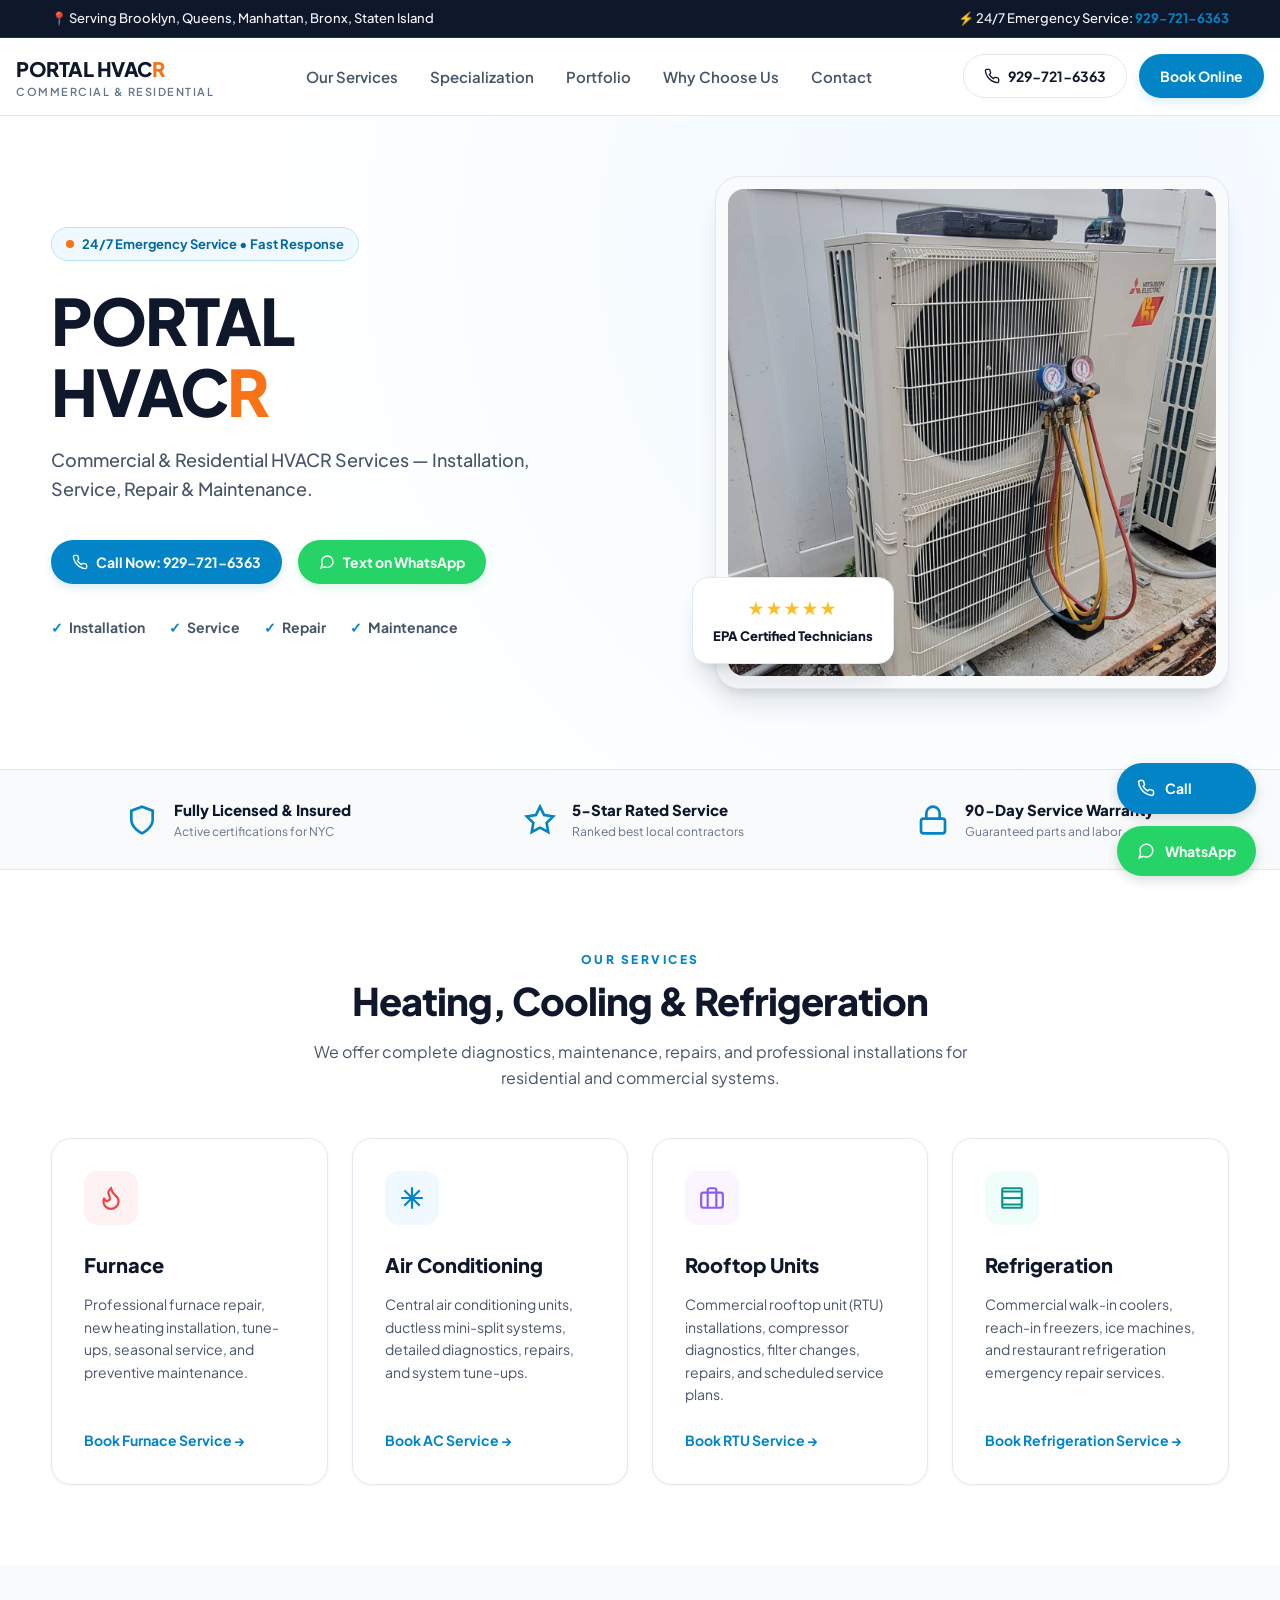
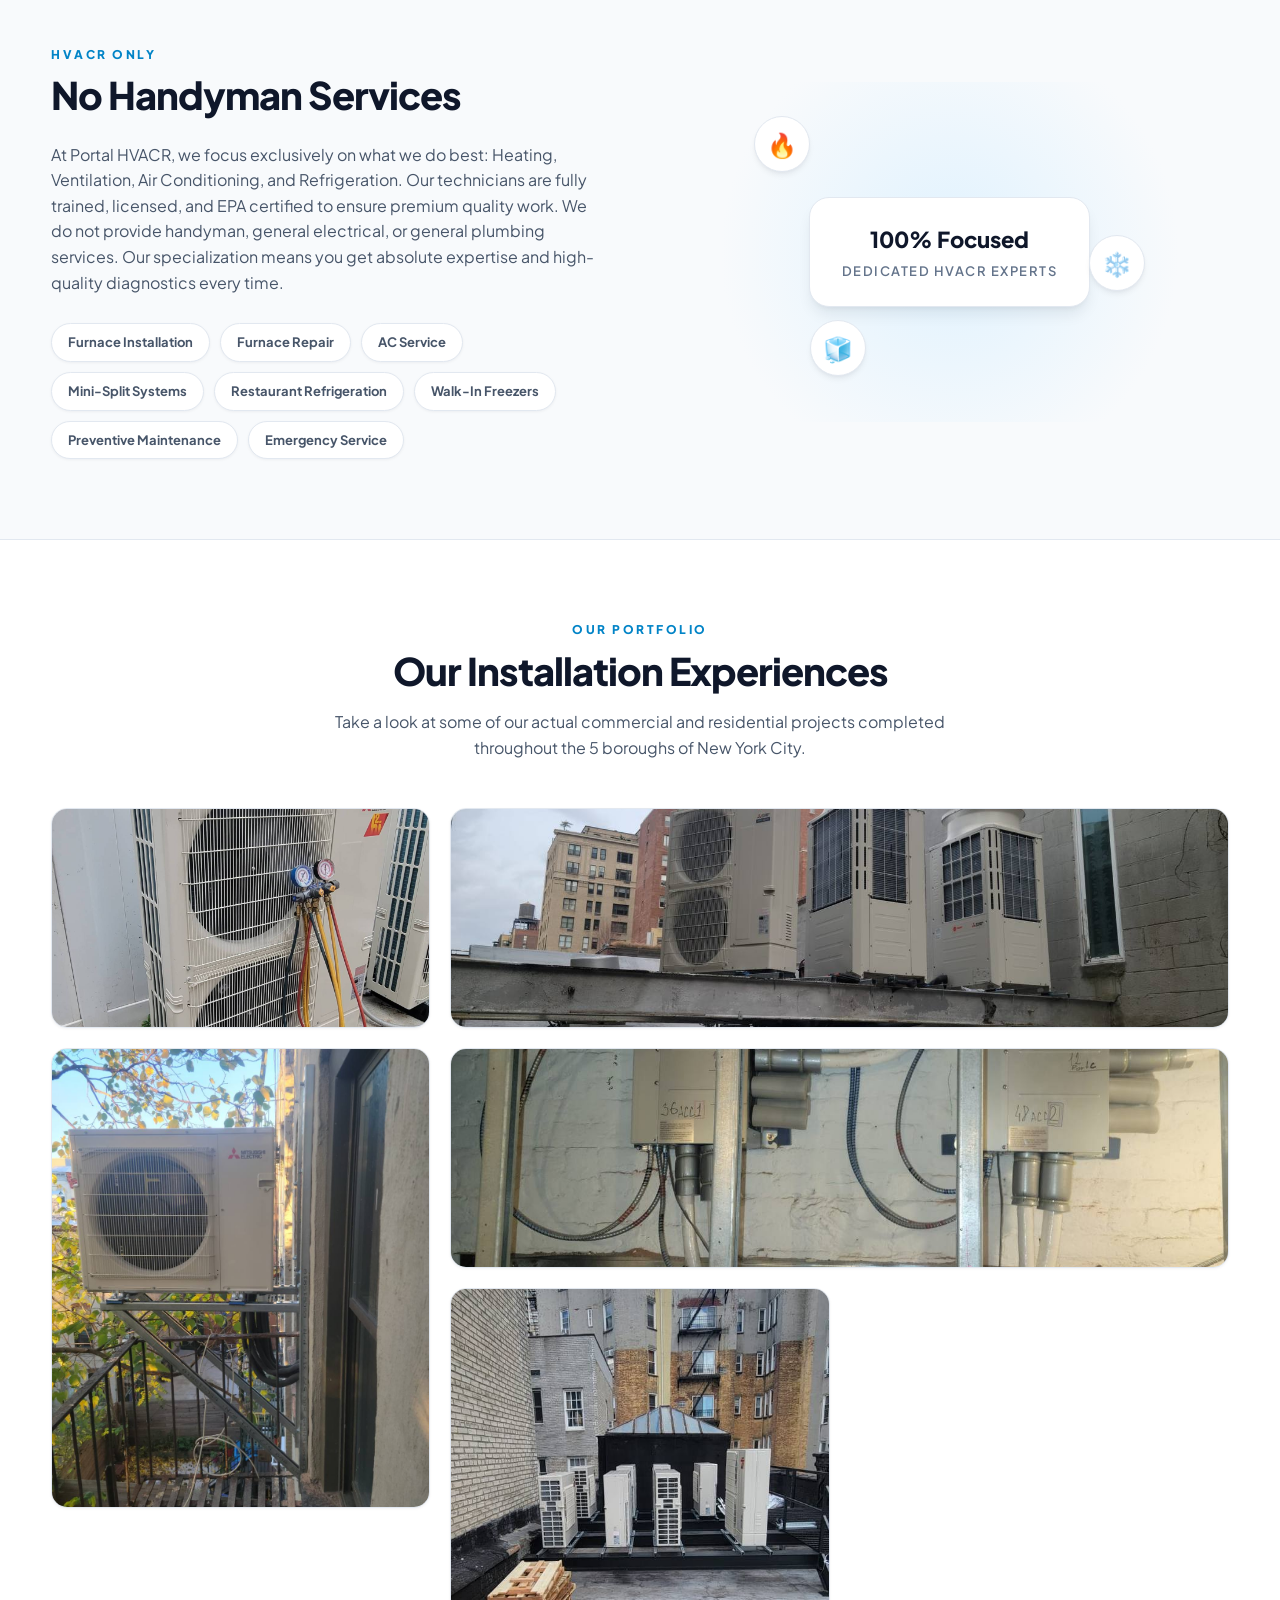
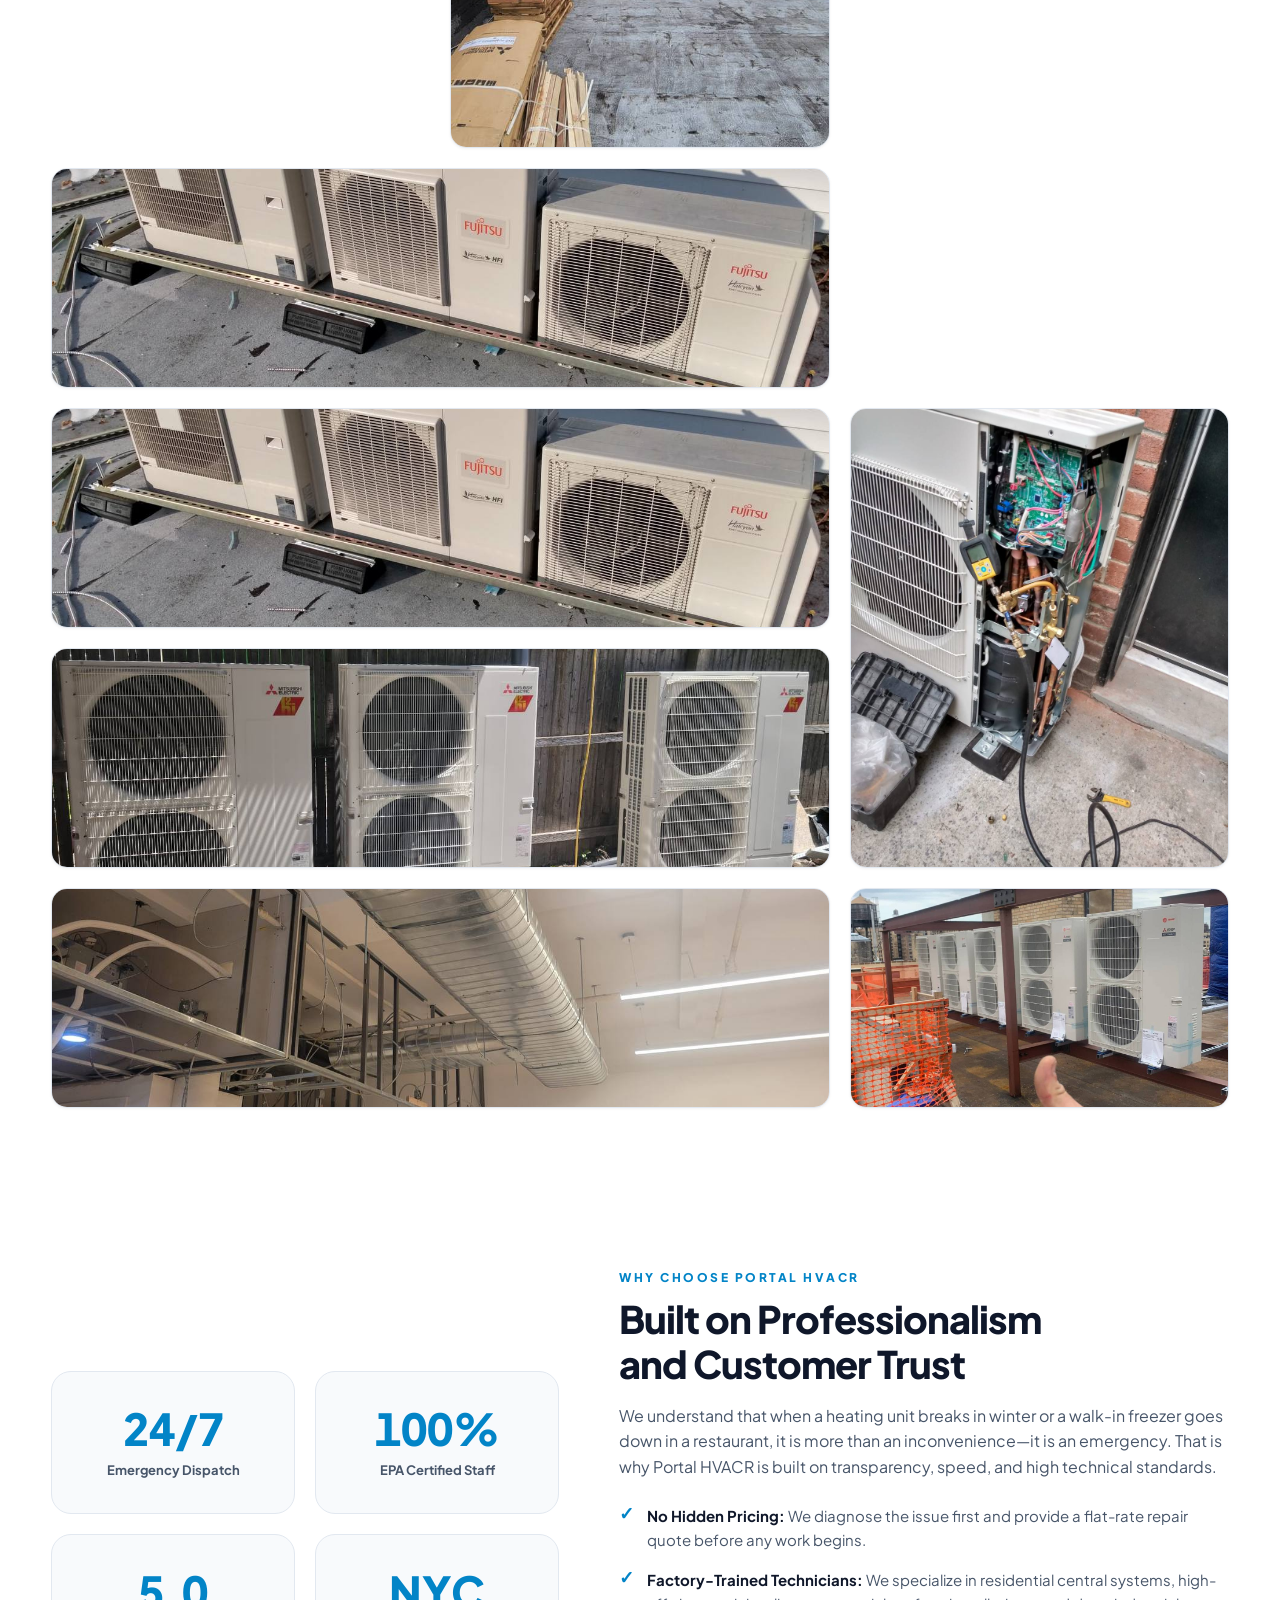
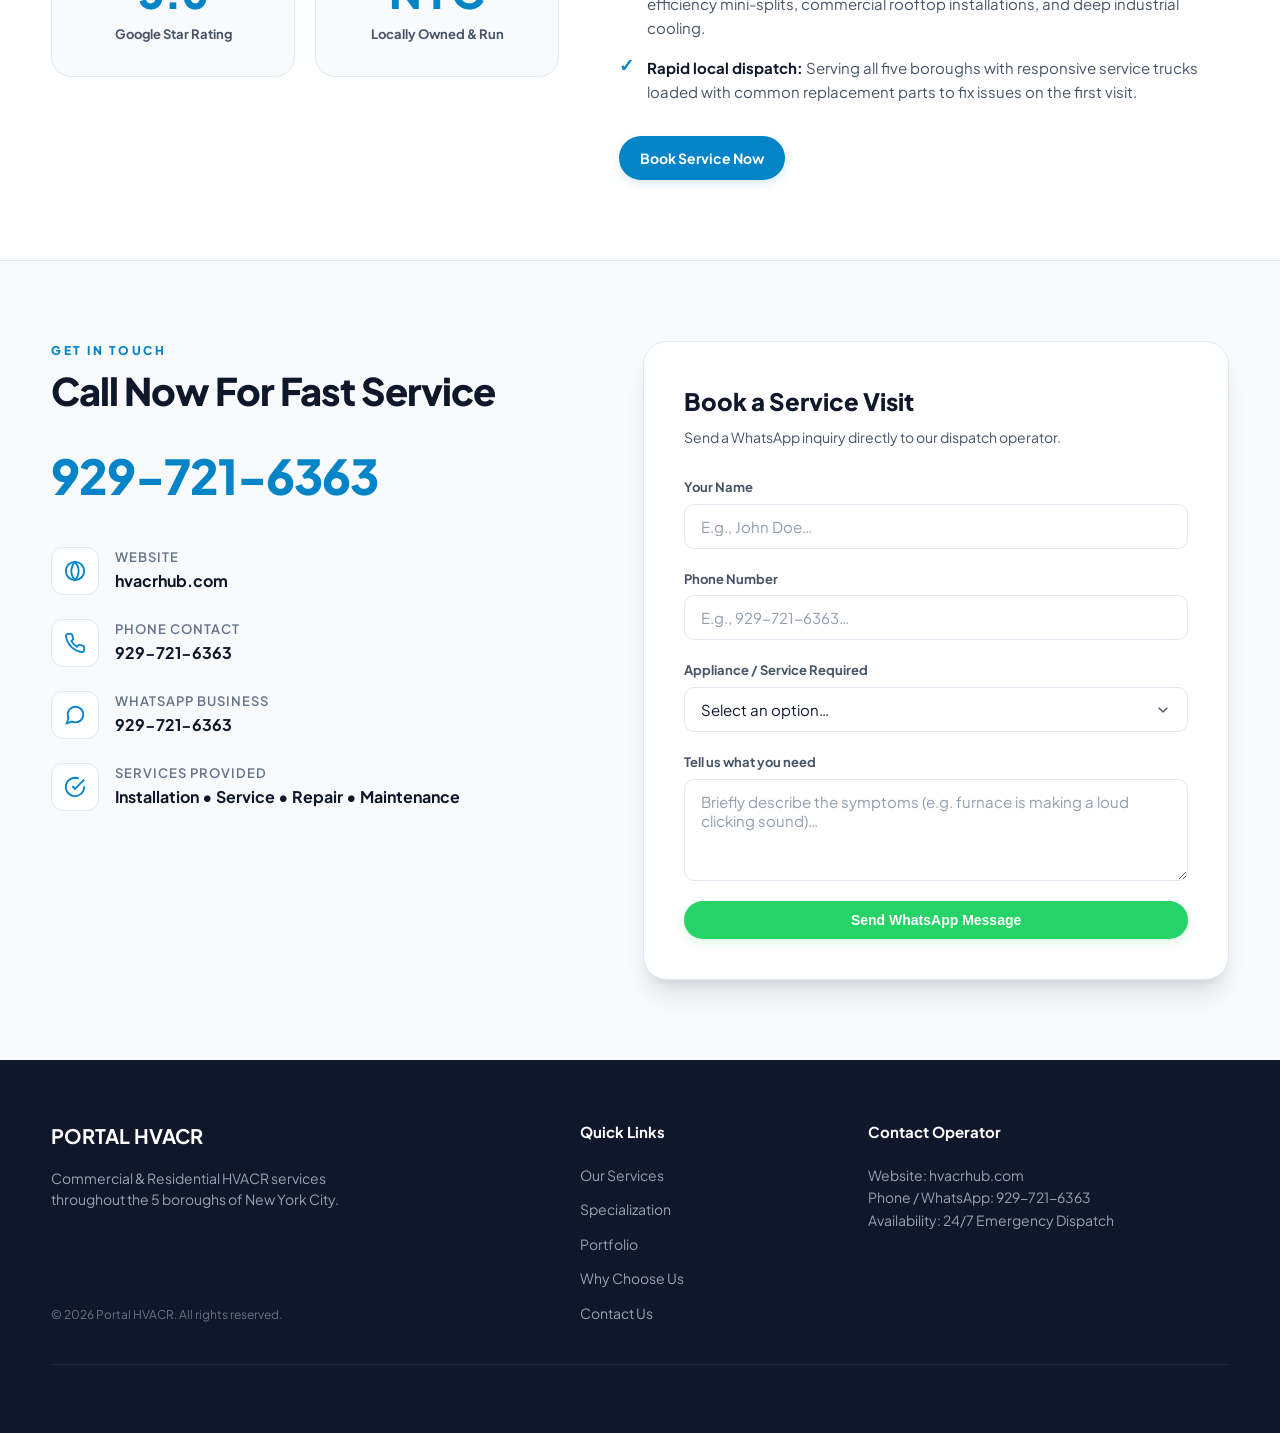
<file: index.html>
<!DOCTYPE html>
<html lang="en">
<head>
  <meta charset="UTF-8" />
  <meta name="viewport" content="width=device-width, initial-scale=1.0" />
  <title>PORTAL HVACR | Commercial & Residential Heating, Cooling & Refrigeration Services in NYC</title>
  <meta name="description" content="Portal HVACR offers expert commercial and residential HVACR services in NYC. Furnace, AC, refrigeration, rooftop units, walk-in coolers. Fast 24/7 emergency repair, installation, and maintenance." />
  
  <!-- Preload fonts to avoid layout shift -->
  <link rel="preconnect" href="https://fonts.googleapis.com" />
  <link rel="preconnect" href="https://fonts.gstatic.com" crossorigin />
  <link href="https://fonts.googleapis.com/css2?family=Plus+Jakarta+Sans:wght@300;400;500;600;700;800&display=swap" rel="stylesheet" />
  
  <link rel="stylesheet" href="style.css" />
</head>
<body>

  <!-- Skip to main content link for keyboard accessibility -->
  <a href="#main-content" class="skip-link" id="skip-to-main">Skip to main content</a>

  <!-- Announcement Bar -->
  <div class="announcement-bar" id="announcement-bar">
    <div class="wrap announcement-wrap">
      <span>📍 Serving Brooklyn, Queens, Manhattan, Bronx, Staten Island</span>
      <span class="emergency-badge">⚡ 24/7 Emergency Service: <a href="tel:+19297216363">929-721-6363</a></span>
    </div>
  </div>

  <!-- Header -->
  <header class="header" id="main-header">
    <div class="wrap header-nav">
      <a href="#" class="brand" id="brand-logo" aria-label="Portal HVACR Home">
        <div class="brand-text">
          <span class="brand-name">PORTAL HVAC<span>R</span></span>
          <span class="brand-subtitle">Commercial & Residential</span>
        </div>
      </a>

      <!-- Navigation Menu -->
      <nav class="nav-menu" id="nav-menu" aria-label="Main Navigation">
        <ul class="nav-list">
          <li><a href="#services" class="nav-link" id="nav-services-link">Our Services</a></li>
          <li><a href="#specialization" class="nav-link" id="nav-specialization-link">Specialization</a></li>
          <li><a href="#portfolio" class="nav-link" id="nav-portfolio-link">Portfolio</a></li>
          <li><a href="#about" class="nav-link" id="nav-about-link">Why Choose Us</a></li>
          <li><a href="#contact" class="nav-link" id="nav-contact-link">Contact</a></li>
        </ul>
      </nav>

      <!-- Action Buttons -->
      <div class="header-actions">
        <a href="tel:+19297216363" class="btn outline phone-btn" id="header-phone-btn" aria-label="Call Portal HVACR at 929-721-6363">
          <svg class="btn-icon" viewBox="0 0 24 24" fill="none" stroke="currentColor" stroke-width="2" aria-hidden="true">
            <path d="M22 16.92v3a2 2 0 0 1-2.18 2 19.79 19.79 0 0 1-8.63-3.07 19.5 19.5 0 0 1-6-6 19.79 19.79 0 0 1-3.07-8.67A2 2 0 0 1 4.11 2h3a2 2 0 0 1 2 1.72 12.84 12.84 0 0 0 .7 2.81 2 2 0 0 1-.45 2.11L8.09 9.91a16 16 0 0 0 6 6l1.27-1.27a2 2 0 0 1 2.11-.45 12.84 12.84 0 0 0 2.81.7A2 2 0 0 1 22 16.92z" />
          </svg>
          <span>929-721-6363</span>
        </a>
        <a href="#contact" class="btn primary book-btn" id="header-book-btn">Book Online</a>
        
        <!-- Mobile Menu Toggle -->
        <button class="mobile-toggle" id="mobile-menu-toggle" aria-expanded="false" aria-controls="nav-menu" aria-label="Toggle Mobile Navigation">
          <svg class="menu-open-icon" viewBox="0 0 24 24" fill="none" stroke="currentColor" stroke-width="2" aria-hidden="true">
            <line x1="4" y1="12" x2="20" y2="12" />
            <line x1="4" y1="6" x2="20" y2="6" />
            <line x1="4" y1="18" x2="20" y2="18" />
          </svg>
        </button>
      </div>
    </div>
  </header>

  <main id="main-content">
    
    <!-- Hero Section -->
    <section class="hero" id="hero-section">
      <div class="wrap hero-container">
        <div class="hero-content">
          <div class="badge" id="hero-badge">
            <span class="badge-dot" aria-hidden="true"></span>
            <span>24/7 Emergency Service • Fast Response</span>
          </div>
          <h1 class="hero-title" id="hero-title">
            PORTAL <br>HVAC<span class="accent-text">R</span>
          </h1>
          <p class="hero-lead" id="hero-lead">
            Commercial & Residential HVACR Services — Installation, Service, Repair & Maintenance.
          </p>
          
          <div class="hero-ctas">
            <a href="tel:+19297216363" class="btn primary" id="hero-call-cta">
              <svg class="cta-icon" viewBox="0 0 24 24" fill="none" stroke="currentColor" stroke-width="2" aria-hidden="true">
                <path d="M22 16.92v3a2 2 0 0 1-2.18 2 19.79 19.79 0 0 1-8.63-3.07 19.5 19.5 0 0 1-6-6 19.79 19.79 0 0 1-3.07-8.67A2 2 0 0 1 4.11 2h3a2 2 0 0 1 2 1.72 12.84 12.84 0 0 0 .7 2.81 2 2 0 0 1-.45 2.11L8.09 9.91a16 16 0 0 0 6 6l1.27-1.27a2 2 0 0 1 2.11-.45 12.84 12.84 0 0 0 2.81.7A2 2 0 0 1 22 16.92z" />
              </svg>
              <span>Call Now: 929-721-6363</span>
            </a>
            <a href="https://wa.me/19297216363?text=Hello%20PORTAL%20HVACR%2C%20I%20need%20HVACR%20service" target="_blank" rel="noopener" class="btn success" id="hero-whatsapp-cta">
              <svg class="cta-icon" viewBox="0 0 24 24" fill="none" stroke="currentColor" stroke-width="2" aria-hidden="true">
                <path d="M21 11.5a8.38 8.38 0 0 1-.9 3.8 8.5 8.5 0 0 1-7.6 4.7 8.38 8.38 0 0 1-3.8-.9L3 21l1.9-5.7a8.38 8.38 0 0 1-.9-3.8 8.5 8.5 0 0 1 4.7-7.6 8.38 8.38 0 0 1 3.8-.9h.5a8.48 8.48 0 0 1 8 8v.5z" />
              </svg>
              <span>Text on WhatsApp</span>
            </a>
          </div>

          <!-- Highlight items in Hero -->
          <div class="hero-highlights" id="hero-highlights-list">
            <div class="highlight-item"><span class="highlight-check" aria-hidden="true">✓</span> Installation</div>
            <div class="highlight-item"><span class="highlight-check" aria-hidden="true">✓</span> Service</div>
            <div class="highlight-item"><span class="highlight-check" aria-hidden="true">✓</span> Repair</div>
            <div class="highlight-item"><span class="highlight-check" aria-hidden="true">✓</span> Maintenance</div>
          </div>
        </div>

        <div class="hero-visual">
          <div class="image-wrapper" id="hero-image-wrapper">
            <img src="assets/photo_2026-06-16 22.15.46.jpeg" width="800" height="800" alt="Portal HVACR residential installation project showing a clean, professional condenser setup" class="hero-img" fetchpriority="high" />
            <div class="trust-floating-card" id="floating-badge-card">
              <div class="floating-stars">★★★★★</div>
              <div class="floating-text">EPA Certified Technicians</div>
            </div>
          </div>
        </div>
      </div>
    </section>

    <!-- Trust Seals Bar -->
    <section class="trust-bar" id="trust-bar-section">
      <div class="wrap trust-bar-wrap">
        <div class="trust-seal-item">
          <svg class="seal-icon" viewBox="0 0 24 24" fill="none" stroke="currentColor" stroke-width="2" aria-hidden="true">
            <path d="M12 22s8-4 8-10V5l-8-3-8 3v7c0 6 8 10 8 10z" />
          </svg>
          <div class="seal-text">
            <strong>Fully Licensed &amp; Insured</strong>
            <span>Active certifications for NYC</span>
          </div>
        </div>
        <div class="trust-seal-item">
          <svg class="seal-icon" viewBox="0 0 24 24" fill="none" stroke="currentColor" stroke-width="2" aria-hidden="true">
            <polygon points="12 2 15.09 8.26 22 9.27 17 14.14 18.18 21.02 12 17.77 5.82 21.02 7 14.14 2 9.27 8.91 8.26 12 2" />
          </svg>
          <div class="seal-text">
            <strong>5-Star Rated Service</strong>
            <span>Ranked best local contractors</span>
          </div>
        </div>
        <div class="trust-seal-item">
          <svg class="seal-icon" viewBox="0 0 24 24" fill="none" stroke="currentColor" stroke-width="2" aria-hidden="true">
            <rect x="3" y="11" width="18" height="11" rx="2" ry="2" />
            <path d="M7 11V7a5 5 0 0 1 10 0v4" />
          </svg>
          <div class="seal-text">
            <strong>90-Day Service Warranty</strong>
            <span>Guaranteed parts and labor</span>
          </div>
        </div>
      </div>
    </section>

    <!-- Services Section -->
    <section class="services-section" id="services">
      <div class="wrap">
        <div class="section-title-wrapper" id="services-header">
          <span class="section-subtitle">OUR SERVICES</span>
          <h2 class="section-title">Heating, Cooling &amp; Refrigeration</h2>
          <p class="section-desc">We offer complete diagnostics, maintenance, repairs, and professional installations for residential and commercial systems.</p>
        </div>

        <div class="services-grid" id="services-cards-grid">
          
          <!-- Card 1: Furnace -->
          <article class="service-card" id="service-card-furnace">
            <div class="service-icon-box card-red">
              <svg class="service-icon" viewBox="0 0 24 24" fill="none" stroke="currentColor" stroke-width="2" aria-hidden="true">
                <path d="M8.5 14.5A2.5 2.5 0 0 0 11 12c0-1.38-.5-2-1-3-1.072-2.143-.224-4.054 2-6 .5 2.5 2 4.9 4 6.5 2 1.6 3 3.5 3 5.5a7 7 0 1 1-14 0c0-1.153.433-2.294 1-3a2.5 2.5 0 0 0 2.5 3z" />
              </svg>
            </div>
            <h3 class="service-card-title">Furnace</h3>
            <p class="service-card-text">Professional furnace repair, new heating installation, tune-ups, seasonal service, and preventive maintenance.</p>
            <a href="#contact" class="service-card-link" id="link-service-furnace" aria-label="Book Furnace Service">Book Furnace Service &rarr;</a>
          </article>

          <!-- Card 2: AC -->
          <article class="service-card" id="service-card-ac">
            <div class="service-icon-box card-blue">
              <svg class="service-icon" viewBox="0 0 24 24" fill="none" stroke="currentColor" stroke-width="2" aria-hidden="true">
                <path d="M12 2v20M4.93 4.93l14.14 14.14M2 12h20M4.93 19.07l14.14-14.14" />
              </svg>
            </div>
            <h3 class="service-card-title">Air Conditioning</h3>
            <p class="service-card-text">Central air conditioning units, ductless mini-split systems, detailed diagnostics, repairs, and system tune-ups.</p>
            <a href="#contact" class="service-card-link" id="link-service-ac" aria-label="Book Air Conditioning Service">Book AC Service &rarr;</a>
          </article>

          <!-- Card 3: Rooftop Units -->
          <article class="service-card" id="service-card-rtu">
            <div class="service-icon-box card-purple">
              <svg class="service-icon" viewBox="0 0 24 24" fill="none" stroke="currentColor" stroke-width="2" aria-hidden="true">
                <rect x="2" y="7" width="20" height="14" rx="2" ry="2" />
                <path d="M16 21V5a2 2 0 0 0-2-2h-4a2 2 0 0 0-2 2v16" />
              </svg>
            </div>
            <h3 class="service-card-title">Rooftop Units</h3>
            <p class="service-card-text">Commercial rooftop unit (RTU) installations, compressor diagnostics, filter changes, repairs, and scheduled service plans.</p>
            <a href="#contact" class="service-card-link" id="link-service-rtu" aria-label="Book Rooftop Unit Service">Book RTU Service &rarr;</a>
          </article>

          <!-- Card 4: Refrigeration -->
          <article class="service-card" id="service-card-refrigeration">
            <div class="service-icon-box card-teal">
              <svg class="service-icon" viewBox="0 0 24 24" fill="none" stroke="currentColor" stroke-width="2" aria-hidden="true">
                <path d="M3 6h18M3 12h18M3 18h18M4 3h16a1 1 0 0 1 1 1v16a1 1 0 0 1-1 1H4a1 1 0 0 1-1-1V4a1 1 0 0 1 1-1z" />
              </svg>
            </div>
            <h3 class="service-card-title">Refrigeration</h3>
            <p class="service-card-text">Commercial walk-in coolers, reach-in freezers, ice machines, and restaurant refrigeration emergency repair services.</p>
            <a href="#contact" class="service-card-link" id="link-service-refrigeration" aria-label="Book Commercial Refrigeration Service">Book Refrigeration Service &rarr;</a>
          </article>

        </div>
      </div>
    </section>

    <!-- HVACR Only / Specialization Section -->
    <section class="specialization-section" id="specialization">
      <div class="wrap specialization-container">
        <div class="specialization-content">
          <div class="section-title-wrapper" style="text-align: left; margin-bottom: 24px;">
            <span class="section-subtitle">HVACR ONLY</span>
            <h2 class="section-title">No Handyman Services</h2>
          </div>
          <p class="specialization-paragraph" id="specialization-info-text">
            At Portal HVACR, we focus exclusively on what we do best: Heating, Ventilation, Air Conditioning, and Refrigeration. Our technicians are fully trained, licensed, and EPA certified to ensure premium quality work. We do not provide handyman, general electrical, or general plumbing services. Our specialization means you get absolute expertise and high-quality diagnostics every time.
          </p>
          <div class="badge-list" id="specialization-pills-list">
            <span class="pill-badge">Furnace Installation</span>
            <span class="pill-badge">Furnace Repair</span>
            <span class="pill-badge">AC Service</span>
            <span class="pill-badge">Mini-Split Systems</span>
            <span class="pill-badge">Restaurant Refrigeration</span>
            <span class="pill-badge">Walk-In Freezers</span>
            <span class="pill-badge">Preventive Maintenance</span>
            <span class="pill-badge">Emergency Service</span>
          </div>
        </div>
        <div class="specialization-graphic" aria-hidden="true">
          <div class="icon-bubble" style="top: 10%; left: 15%;">🔥</div>
          <div class="icon-bubble" style="top: 45%; left: 75%;">❄️</div>
          <div class="icon-bubble" style="top: 70%; left: 25%;">🧊</div>
          <div class="specialization-center-card">
            <strong>100% Focused</strong>
            <span>Dedicated HVACR Experts</span>
          </div>
        </div>
      </div>
    </section>

    <!-- Portfolio Section -->
    <section class="portfolio-section" id="portfolio">
      <div class="wrap">
        <div class="section-title-wrapper" id="portfolio-header">
          <span class="section-subtitle">OUR PORTFOLIO</span>
          <h2 class="section-title">Our Installation Experiences</h2>
          <p class="section-desc">Take a look at some of our actual commercial and residential projects completed throughout the 5 boroughs of New York City.</p>
        </div>

        <div class="portfolio-grid" id="portfolio-bento-grid">
          
          <!-- Item 1: Square -->
          <div class="portfolio-item grid-square" id="portfolio-item-1">
            <img src="assets/photo_2026-06-16 22.15.46.jpeg" alt="Dual-Zone Condenser Setup" loading="lazy" />
            <div class="portfolio-overlay">
              <span class="portfolio-category">Cooling</span>
              <h4 class="portfolio-item-title">Dual-Zone Condenser Setup</h4>
            </div>
          </div>

          <!-- Item 2: Landscape -->
          <div class="portfolio-item grid-landscape" id="portfolio-item-2">
            <img src="assets/photo_2026-06-16 22.15.50.jpeg" alt="Commercial Ductwork Installation" loading="lazy" />
            <div class="portfolio-overlay">
              <span class="portfolio-category">Heating &amp; Air</span>
              <h4 class="portfolio-item-title">Commercial Ductwork Installation</h4>
            </div>
          </div>

          <!-- Item 3: Portrait -->
          <div class="portfolio-item grid-portrait" id="portfolio-item-3">
            <img src="assets/photo_2026-06-16 22.16.04.jpeg" alt="Ductless Mini-Split Alignment" loading="lazy" />
            <div class="portfolio-overlay">
              <span class="portfolio-category">Mini-Split</span>
              <h4 class="portfolio-item-title">Ductless Mini-Split Alignment</h4>
            </div>
          </div>

          <!-- Item 4: Landscape -->
          <div class="portfolio-item grid-landscape" id="portfolio-item-4">
            <img src="assets/photo_2026-06-16 22.16.07.jpeg" alt="High-Efficiency Gas Furnace" loading="lazy" />
            <div class="portfolio-overlay">
              <span class="portfolio-category">Heating</span>
              <h4 class="portfolio-item-title">High-Efficiency Gas Furnace</h4>
            </div>
          </div>

          <!-- Item 5: Tall -->
          <div class="portfolio-item grid-tall" id="portfolio-item-5">
            <img src="assets/photo_2026-06-16 22.16.09.jpeg" alt="Vertical Rooftop Vent Piping" loading="lazy" />
            <div class="portfolio-overlay">
              <span class="portfolio-category">Venting</span>
              <h4 class="portfolio-item-title">Vertical Rooftop Vent Piping</h4>
            </div>
          </div>

          <!-- Item 6: Landscape -->
          <div class="portfolio-item grid-landscape" id="portfolio-item-6">
            <img src="assets/photo_2026-06-16 22.16.11.jpeg" alt="Walk-In Cooler Evaporator" loading="lazy" />
            <div class="portfolio-overlay">
              <span class="portfolio-category">Refrigeration</span>
              <h4 class="portfolio-item-title">Walk-In Cooler Evaporator</h4>
            </div>
          </div>

          <!-- Item 7: Landscape -->
          <div class="portfolio-item grid-landscape" id="portfolio-item-7">
            <img src="assets/photo_2026-06-16 22.16.12.jpeg" alt="Condenser Line Insulation" loading="lazy" />
            <div class="portfolio-overlay">
              <span class="portfolio-category">Maintenance</span>
              <h4 class="portfolio-item-title">Condenser Line Insulation</h4>
            </div>
          </div>

          <!-- Item 8: Portrait -->
          <div class="portfolio-item grid-portrait" id="portfolio-item-8">
            <img src="assets/photo_2026-06-16 22.16.15.jpeg" alt="Basement Furnace Piping" loading="lazy" />
            <div class="portfolio-overlay">
              <span class="portfolio-category">Heating</span>
              <h4 class="portfolio-item-title">Basement Furnace Piping</h4>
            </div>
          </div>

          <!-- Item 9: Landscape -->
          <div class="portfolio-item grid-landscape" id="portfolio-item-9">
            <img src="assets/photo_2026-06-16 22.16.17.jpeg" alt="Multi-Zone Heat Pump Installation" loading="lazy" />
            <div class="portfolio-overlay">
              <span class="portfolio-category">Heat Pump</span>
              <h4 class="portfolio-item-title">Multi-Zone Heat Pump Installation</h4>
            </div>
          </div>

          <!-- Item 10: Wide -->
          <div class="portfolio-item grid-wide" id="portfolio-item-10">
            <img src="assets/photo_2026-06-16 22.16.19.jpeg" alt="Commercial Rooftop Unit (RTU)" loading="lazy" />
            <div class="portfolio-overlay">
              <span class="portfolio-category">Commercial HVAC</span>
              <h4 class="portfolio-item-title">Commercial Rooftop Unit (RTU)</h4>
            </div>
          </div>

          <!-- Item 11: Square -->
          <div class="portfolio-item grid-square" id="portfolio-item-11">
            <img src="assets/photo_2026-06-16 22.16.31.jpeg" alt="Restaurant Ice Machine Service" loading="lazy" />
            <div class="portfolio-overlay">
              <span class="portfolio-category">Refrigeration</span>
              <h4 class="portfolio-item-title">Restaurant Ice Machine Service</h4>
            </div>
          </div>

        </div>
      </div>
    </section>

    <!-- About Section -->
    <section class="about-section" id="about">
      <div class="wrap about-container">
        <div class="about-visual" aria-hidden="true">
          <div class="stats-grid">
            <div class="stat-card">
              <div class="stat-num">24/7</div>
              <div class="stat-label">Emergency Dispatch</div>
            </div>
            <div class="stat-card">
              <div class="stat-num">100%</div>
              <div class="stat-label">EPA Certified Staff</div>
            </div>
            <div class="stat-card">
              <div class="stat-num">5.0</div>
              <div class="stat-label">Google Star Rating</div>
            </div>
            <div class="stat-card">
              <div class="stat-num">NYC</div>
              <div class="stat-label">Locally Owned &amp; Run</div>
            </div>
          </div>
        </div>

        <div class="about-content">
          <span class="section-subtitle">WHY CHOOSE PORTAL HVACR</span>
          <h2 class="section-title">Built on Professionalism and Customer Trust</h2>
          <p class="about-text">
            We understand that when a heating unit breaks in winter or a walk-in freezer goes down in a restaurant, it is more than an inconvenience—it is an emergency. That is why Portal HVACR is built on transparency, speed, and high technical standards. 
          </p>
          <ul class="about-list">
            <li>
              <strong>No Hidden Pricing:</strong> We diagnose the issue first and provide a flat-rate repair quote before any work begins.
            </li>
            <li>
              <strong>Factory-Trained Technicians:</strong> We specialize in residential central systems, high-efficiency mini-splits, commercial rooftop installations, and deep industrial cooling.
            </li>
            <li>
              <strong>Rapid local dispatch:</strong> Serving all five boroughs with responsive service trucks loaded with common replacement parts to fix issues on the first visit.
            </li>
          </ul>
          <a href="#contact" class="btn primary" id="about-section-cta">Book Service Now</a>
        </div>
      </div>
    </section>

    <!-- Contact & Booking Section -->
    <section class="contact-section" id="contact">
      <div class="wrap contact-container">
        <div class="contact-info-panel">
          <span class="section-subtitle">GET IN TOUCH</span>
          <h2 class="section-title" style="text-align: left; margin-bottom: 24px;">Call Now For Fast Service</h2>
          <div class="phone-display" id="contact-phone-display">929-721-6363</div>
          
          <ul class="contact-info-list" id="contact-details-list">
            <li>
              <div class="contact-icon-wrapper">
                <svg viewBox="0 0 24 24" fill="none" stroke="currentColor" stroke-width="2" aria-hidden="true"><circle cx="12" cy="12" r="10" /><path d="M12 2a15.3 15.3 0 0 1 4 10 15.3 15.3 0 0 1-4 10 15.3 15.3 0 0 1-4-10 15.3 15.3 0 0 1 4-10z" /></svg>
              </div>
              <div class="contact-detail-text">
                <strong>Website</strong>
                <span>hvacrhub.com</span>
              </div>
            </li>
            <li>
              <div class="contact-icon-wrapper">
                <svg viewBox="0 0 24 24" fill="none" stroke="currentColor" stroke-width="2" aria-hidden="true"><path d="M22 16.92v3a2 2 0 0 1-2.18 2 19.79 19.79 0 0 1-8.63-3.07 19.5 19.5 0 0 1-6-6 19.79 19.79 0 0 1-3.07-8.67A2 2 0 0 1 4.11 2h3a2 2 0 0 1 2 1.72 12.84 12.84 0 0 0 .7 2.81 2 2 0 0 1-.45 2.11L8.09 9.91a16 16 0 0 0 6 6l1.27-1.27a2 2 0 0 1 2.11-.45 12.84 12.84 0 0 0 2.81.7A2 2 0 0 1 22 16.92z" /></svg>
              </div>
              <div class="contact-detail-text">
                <strong>Phone Contact</strong>
                <span><a href="tel:+19297216363" id="link-phone-contact">929-721-6363</a></span>
              </div>
            </li>
            <li>
              <div class="contact-icon-wrapper">
                <svg viewBox="0 0 24 24" fill="none" stroke="currentColor" stroke-width="2" aria-hidden="true"><path d="M21 11.5a8.38 8.38 0 0 1-.9 3.8 8.5 8.5 0 0 1-7.6 4.7 8.38 8.38 0 0 1-3.8-.9L3 21l1.9-5.7a8.38 8.38 0 0 1-.9-3.8 8.5 8.5 0 0 1 4.7-7.6 8.38 8.38 0 0 1 3.8-.9h.5a8.48 8.48 0 0 1 8 8v.5z" /></svg>
              </div>
              <div class="contact-detail-text">
                <strong>WhatsApp Business</strong>
                <span><a href="https://wa.me/19297216363" target="_blank" rel="noopener" id="link-whatsapp-contact">929-721-6363</a></span>
              </div>
            </li>
            <li>
              <div class="contact-icon-wrapper">
                <svg viewBox="0 0 24 24" fill="none" stroke="currentColor" stroke-width="2" aria-hidden="true"><path d="M22 11.08V12a10 10 0 1 1-5.93-9.14" /><polyline points="22 4 12 14.01 9 11.01" /></svg>
              </div>
              <div class="contact-detail-text">
                <strong>Services Provided</strong>
                <span>Installation • Service • Repair • Maintenance</span>
              </div>
            </li>
          </ul>
        </div>

        <div class="booking-card" id="booking-form-card">
          <h3 class="booking-title">Book a Service Visit</h3>
          <p class="booking-subtitle">Send a WhatsApp inquiry directly to our dispatch operator.</p>
          
          <form class="booking-form" id="whatsapp-booking-form" novalidate>
            <div class="form-group">
              <label for="input-name" class="form-label">Your Name</label>
              <input type="text" id="input-name" name="name" class="form-control" placeholder="E.g., John Doe…" autocomplete="name" required />
              <span class="error-msg" id="error-name" aria-live="polite"></span>
            </div>
            
            <div class="form-group">
              <label for="input-phone" class="form-label">Phone Number</label>
              <input type="tel" id="input-phone" name="phone" class="form-control" placeholder="E.g., 929-721-6363…" autocomplete="tel" required />
              <span class="error-msg" id="error-phone" aria-live="polite"></span>
            </div>

            <div class="form-group">
              <label for="select-service" class="form-label">Appliance / Service Required</label>
              <select id="select-service" name="service" class="form-control" required>
                <option value="" disabled selected>Select an option…</option>
                <option value="Furnace Repair">Furnace Repair &amp; Service</option>
                <option value="AC Installation">AC Installation / Replacement</option>
                <option value="AC Repair">AC Repair &amp; Diagnostics</option>
                <option value="Rooftop Unit">Commercial Rooftop Unit (RTU)</option>
                <option value="Commercial Refrigeration">Walk-In Cooler / Freezer</option>
                <option value="Preventative Maintenance">Preventative Maintenance</option>
              </select>
              <span class="error-msg" id="error-service" aria-live="polite"></span>
            </div>

            <div class="form-group">
              <label for="textarea-needs" class="form-label">Tell us what you need</label>
              <textarea id="textarea-needs" name="needs" class="form-control" rows="4" placeholder="Briefly describe the symptoms (e.g. furnace is making a loud clicking sound)…" required></textarea>
              <span class="error-msg" id="error-needs" aria-live="polite"></span>
            </div>

            <button type="submit" class="btn success btn-full" id="booking-submit-btn">
              <span class="btn-text">Send WhatsApp Message</span>
              <span class="spinner" id="btn-spinner" aria-hidden="true"></span>
            </button>
          </form>
        </div>
      </div>
    </section>

  </main>

  <!-- Footer -->
  <footer class="footer" id="main-footer">
    <div class="wrap footer-grid">
      <div class="footer-brand-column">
        <div class="footer-logo">
          <strong>PORTAL HVACR</strong>
        </div>
        <p class="footer-tagline">Commercial &amp; Residential HVACR services throughout the 5 boroughs of New York City.</p>
        <span class="copyright">&copy; 2026 Portal HVACR. All rights reserved.</span>
      </div>

      <div class="footer-links-column">
        <h4 class="footer-title">Quick Links</h4>
        <ul class="footer-links-list">
          <li><a href="#services">Our Services</a></li>
          <li><a href="#specialization">Specialization</a></li>
          <li><a href="#portfolio">Portfolio</a></li>
          <li><a href="#about">Why Choose Us</a></li>
          <li><a href="#contact">Contact Us</a></li>
        </ul>
      </div>

      <div class="footer-contact-column">
        <h4 class="footer-title">Contact Operator</h4>
        <p class="footer-contact-text">
          Website: hvacrhub.com<br />
          Phone / WhatsApp: <a href="tel:+19297216363">929-721-6363</a><br />
          Availability: 24/7 Emergency Dispatch
        </p>
      </div>
    </div>
  </footer>

  <!-- Floating Call/WhatsApp Shortcuts -->
  <div class="floating-shortcuts" id="floating-shortcuts-container">
    <a class="shortcut-btn shortcut-call" href="tel:+19297216363" id="floating-call-shortcut" aria-label="Call Operator Now">
      <svg class="shortcut-icon" viewBox="0 0 24 24" fill="none" stroke="currentColor" stroke-width="2" aria-hidden="true">
        <path d="M22 16.92v3a2 2 0 0 1-2.18 2 19.79 19.79 0 0 1-8.63-3.07 19.5 19.5 0 0 1-6-6 19.79 19.79 0 0 1-3.07-8.67A2 2 0 0 1 4.11 2h3a2 2 0 0 1 2 1.72 12.84 12.84 0 0 0 .7 2.81 2 2 0 0 1-.45 2.11L8.09 9.91a16 16 0 0 0 6 6l1.27-1.27a2 2 0 0 1 2.11-.45 12.84 12.84 0 0 0 2.81.7A2 2 0 0 1 22 16.92z" />
      </svg>
      <span>Call</span>
    </a>
    <a class="shortcut-btn shortcut-wa" href="https://wa.me/19297216363?text=Hello%20PORTAL%20HVACR%2C%20I%20need%20service" target="_blank" rel="noopener" id="floating-wa-shortcut" aria-label="Message Operator via WhatsApp">
      <svg class="shortcut-icon" viewBox="0 0 24 24" fill="none" stroke="currentColor" stroke-width="2" aria-hidden="true">
        <path d="M21 11.5a8.38 8.38 0 0 1-.9 3.8 8.5 8.5 0 0 1-7.6 4.7 8.38 8.38 0 0 1-3.8-.9L3 21l1.9-5.7a8.38 8.38 0 0 1-.9-3.8 8.5 8.5 0 0 1 4.7-7.6 8.38 8.38 0 0 1 3.8-.9h.5a8.48 8.48 0 0 1 8 8v.5z" />
      </svg>
      <span>WhatsApp</span>
    </a>
  </div>

  <script src="script.js"></script>
</body>
</html>
</file>
<file: style.css>
/* Style sheet for Portal HVACR Website */

/* --- CSS Variables & Design Tokens --- */
:root {
  /* Colors */
  --bg-primary: #ffffff;
  --bg-secondary: #f8fafc; /* Soft off-white */
  --bg-card: #ffffff;
  --text-main: #0f172a; /* Slate 900 (High contrast) */
  --text-muted: #475569; /* Slate 600 */
  --text-light: #64748b; /* Slate 500 */
  --primary-accent: #0284c7; /* Professional Sky Blue */
  --primary-hover: #0369a1;
  --whatsapp-green: #25d366;
  --whatsapp-hover: #128c7e;
  --accent-orange: #f97316;
  --accent-orange-hover: #ea580c;
  --border-color: #e2e8f0; /* Slate 200 */
  --error-color: #ef4444;

  /* Card Colors */
  --icon-bg-red: #fef2f2;
  --icon-stroke-red: #ef4444;
  --icon-bg-blue: #f0f9ff;
  --icon-stroke-blue: #0284c7;
  --icon-bg-purple: #faf5ff;
  --icon-stroke-purple: #8b5cf6;
  --icon-bg-teal: #f0fdfa;
  --icon-stroke-teal: #0d9488;

  /* Typography */
  --font-family: 'Plus Jakarta Sans', -apple-system, BlinkMacSystemFont, 'Segoe UI', Roboto, Helvetica, Arial, sans-serif;

  /* Spacing */
  --container-width: 1200px;
  --header-height: 78px;

  /* Shadows */
  --shadow-sm: 0 1px 3px rgba(15, 23, 42, 0.05);
  --shadow-md: 0 4px 6px -1px rgba(15, 23, 42, 0.06), 0 2px 4px -2px rgba(15, 23, 42, 0.06);
  --shadow-lg: 0 10px 15px -3px rgba(15, 23, 42, 0.08), 0 4px 6px -4px rgba(15, 23, 42, 0.08);
  --shadow-xl: 0 20px 25px -5px rgba(15, 23, 42, 0.1), 0 8px 10px -6px rgba(15, 23, 42, 0.1);

  /* Transitions */
  --transition-fast: 150ms cubic-bezier(0.4, 0, 0.2, 1);
  --transition-normal: 250ms cubic-bezier(0.4, 0, 0.2, 1);
}

/* --- Base Resets & Layout --- */
* {
  box-sizing: border-box;
  margin: 0;
  padding: 0;
}

html {
  scroll-behavior: smooth;
  scroll-padding-top: var(--header-height);
}

body {
  font-family: var(--font-family);
  background-color: var(--bg-primary);
  color: var(--text-main);
  line-height: 1.6;
  -webkit-font-smoothing: antialiased;
  -moz-osx-font-smoothing: grayscale;
}

a {
  color: inherit;
  text-decoration: none;
  transition: color var(--transition-fast);
}

/* --- Helper Classes --- */
.wrap {
  width: min(var(--container-width), 92%);
  margin-inline: auto;
}

/* Skip link styling for keyboard access */
.skip-link {
  position: absolute;
  top: -80px;
  left: 20px;
  background: var(--text-main);
  color: var(--bg-primary);
  padding: 12px 24px;
  border-radius: 8px;
  z-index: 100;
  font-weight: 600;
  transition: top var(--transition-fast);
}

.skip-link:focus-visible {
  top: 20px;
  outline: 3px solid var(--primary-accent);
}

/* --- Announcement Bar --- */
.announcement-bar {
  background: var(--text-main);
  color: var(--bg-secondary);
  font-size: 13px;
  font-weight: 500;
  padding-block: 8px;
  border-bottom: 1px solid rgba(255, 255, 255, 0.1);
}

.announcement-wrap {
  display: flex;
  justify-content: space-between;
  align-items: center;
  flex-wrap: wrap;
  gap: 8px;
}

.emergency-badge a {
  color: var(--primary-accent);
  font-weight: 700;
}

.emergency-badge a:hover {
  text-decoration: underline;
}

/* --- Sticky Header --- */
.header {
  position: sticky;
  top: 0;
  z-index: 90;
  background: rgba(255, 255, 255, 0.85);
  backdrop-filter: blur(16px);
  -webkit-backdrop-filter: blur(16px);
  border-bottom: 1px solid var(--border-color);
  height: var(--header-height);
  display: flex;
  align-items: center;
  transition: background var(--transition-normal);
}

.header-nav {
  display: flex;
  justify-content: space-between;
  align-items: center;
  gap: 32px;
  width: 100%;
  padding-inline: 16px;
}

.brand {
  display: flex;
  align-items: center;
}

.brand-text {
  display: flex;
  flex-direction: column;
}

.brand-name {
  font-size: 20px;
  font-weight: 800;
  letter-spacing: -0.5px;
  color: var(--text-main);
}

.brand-name span {
  color: var(--accent-orange);
}

.brand-subtitle {
  font-size: 11px;
  color: var(--text-light);
  letter-spacing: 1.5px;
  text-transform: uppercase;
  font-weight: 600;
  margin-top: -2px;
}

/* Navigation Menu */
.nav-menu {
  display: flex;
  align-items: center;
}

.nav-list {
  display: flex;
  list-style: none;
  gap: 32px;
}

.nav-link {
  font-weight: 600;
  font-size: 15px;
  color: var(--text-muted);
  position: relative;
  padding-block: 8px;
}

.nav-link::after {
  content: '';
  position: absolute;
  bottom: 0;
  left: 0;
  width: 0;
  height: 2px;
  background-color: var(--primary-accent);
  transition: width var(--transition-fast);
}

.nav-link:hover {
  color: var(--text-main);
}

.nav-link:hover::after {
  width: 100%;
}

/* Header Buttons */
.header-actions {
  display: flex;
  align-items: center;
  gap: 12px;
}

/* General Buttons System */
.btn {
  display: inline-flex;
  align-items: center;
  justify-content: center;
  gap: 8px;
  padding: 10px 20px;
  border-radius: 99px;
  font-weight: 700;
  font-size: 14px;
  cursor: pointer;
  border: 1px solid transparent;
  white-space: nowrap;
  transition: background-color var(--transition-fast), border-color var(--transition-fast), transform var(--transition-fast), box-shadow var(--transition-fast);
}

.btn-icon,
.cta-icon {
  width: 16px;
  height: 16px;
  flex-shrink: 0;
}

.btn.primary {
  background-color: var(--primary-accent);
  color: var(--bg-primary);
  box-shadow: 0 4px 10px rgba(2, 132, 199, 0.15);
}

.btn.primary:hover {
  background-color: var(--primary-hover);
  transform: translateY(-1px);
  box-shadow: 0 6px 14px rgba(2, 132, 199, 0.25);
}

.btn.outline {
  background-color: transparent;
  border-color: var(--border-color);
  color: var(--text-main);
}

.btn.outline:hover {
  background-color: var(--bg-secondary);
  border-color: var(--text-light);
}

.btn.success {
  background-color: var(--whatsapp-green);
  color: var(--bg-primary);
  box-shadow: 0 4px 10px rgba(37, 211, 102, 0.15);
}

.btn.success:hover {
  background-color: var(--whatsapp-hover);
  transform: translateY(-1px);
  box-shadow: 0 6px 14px rgba(37, 211, 102, 0.25);
}

.btn.btn-large {
  padding: 14px 28px;
  font-size: 16px;
}

.btn.btn-full {
  width: 100%;
}

/* Mobile Toggle */
.mobile-toggle {
  display: none;
  background: transparent;
  border: none;
  cursor: pointer;
  color: var(--text-main);
  padding: 6px;
}

.menu-open-icon {
  width: 28px;
  height: 28px;
}

/* --- Hero Section --- */
.hero {
  padding-block: 60px 80px;
  background: radial-gradient(circle at 80% 20%, #f0f9ff 0%, var(--bg-primary) 70%);
  overflow: hidden;
}

.hero-container {
  display: grid;
  grid-template-columns: 1.2fr 1fr;
  align-items: center;
  gap: 48px;
}

.hero-content {
  display: flex;
  flex-direction: column;
  align-items: flex-start;
}

.badge {
  display: inline-flex;
  align-items: center;
  gap: 8px;
  background-color: #f0f9ff;
  border: 1px solid #bae6fd;
  color: #0369a1;
  padding: 6px 14px;
  border-radius: 99px;
  font-size: 13px;
  font-weight: 700;
  margin-bottom: 24px;
}

.badge-dot {
  width: 8px;
  height: 8px;
  background-color: var(--accent-orange);
  border-radius: 50%;
  animation: pulse-dot 2s infinite;
}

@keyframes pulse-dot {
  0% { transform: scale(0.95); box-shadow: 0 0 0 0 rgba(249, 115, 22, 0.7); }
  70% { transform: scale(1); box-shadow: 0 0 0 6px rgba(249, 115, 22, 0); }
  100% { transform: scale(0.95); box-shadow: 0 0 0 0 rgba(249, 115, 22, 0); }
}

.hero-title {
  font-size: clamp(38px, 5vw, 64px);
  font-weight: 900;
  line-height: 1.1;
  letter-spacing: -2px;
  color: var(--text-main);
  margin-bottom: 20px;
  text-wrap: balance;
}

.hero-title span.accent-text {
  color: var(--accent-orange);
}

.hero-lead {
  font-size: 18px;
  color: var(--text-muted);
  font-weight: 500;
  max-width: 540px;
  margin-bottom: 36px;
}

.hero-ctas {
  display: flex;
  gap: 16px;
  flex-wrap: wrap;
  margin-bottom: 32px;
  width: 100%;
}

.hero-highlights {
  display: flex;
  gap: 24px;
  flex-wrap: wrap;
}

.highlight-item {
  display: flex;
  align-items: center;
  gap: 6px;
  font-weight: 700;
  font-size: 14px;
  color: var(--text-muted);
}

.highlight-check {
  color: var(--primary-accent);
  font-weight: 900;
}

.hero-visual {
  display: flex;
  justify-content: center;
  align-items: center;
  position: relative;
}

.image-wrapper {
  position: relative;
  border-radius: 24px;
  box-shadow: var(--shadow-xl);
  background: var(--bg-secondary);
  border: 1px solid var(--border-color);
  padding: 12px;
  max-width: 100%;
}

.hero-img {
  width: 100%;
  height: auto;
  border-radius: 16px;
  object-fit: cover;
  display: block;
}

.trust-floating-card {
  position: absolute;
  bottom: 24px;
  left: -24px;
  background-color: var(--bg-card);
  border-radius: 16px;
  padding: 16px 20px;
  box-shadow: var(--shadow-xl);
  border: 1px solid var(--border-color);
  display: flex;
  flex-direction: column;
  align-items: center;
  gap: 4px;
  animation: float-animation 6s ease-in-out infinite;
}

@keyframes float-animation {
  0% { transform: translateY(0); }
  50% { transform: translateY(-8px); }
  100% { transform: translateY(0); }
}

.floating-stars {
  color: #fbbf24;
  font-size: 18px;
  letter-spacing: 2px;
}

.floating-text {
  font-size: 13px;
  font-weight: 800;
  color: var(--text-main);
}

/* --- Trust Bar Section --- */
.trust-bar {
  background-color: var(--bg-secondary);
  border-block: 1px solid var(--border-color);
  padding-block: 28px;
}

.trust-bar-wrap {
  display: flex;
  justify-content: space-around;
  align-items: center;
  flex-wrap: wrap;
  gap: 24px;
}

.trust-seal-item {
  display: flex;
  align-items: center;
  gap: 16px;
}

.seal-icon {
  width: 32px;
  height: 32px;
  color: var(--primary-accent);
}

.seal-text {
  display: flex;
  flex-direction: column;
}

.seal-text strong {
  font-size: 15px;
  font-weight: 800;
  color: var(--text-main);
}

.seal-text span {
  font-size: 12px;
  color: var(--text-light);
}

/* --- Section Title Utility --- */
.section-title-wrapper {
  text-align: center;
  max-width: 680px;
  margin-inline: auto;
  margin-bottom: 48px;
}

.section-subtitle {
  font-size: 12px;
  font-weight: 800;
  text-transform: uppercase;
  color: var(--primary-accent);
  letter-spacing: 2.5px;
  display: block;
  margin-bottom: 8px;
}

.section-title {
  font-size: clamp(28px, 4vw, 38px);
  font-weight: 800;
  color: var(--text-main);
  line-height: 1.2;
  letter-spacing: -1px;
  margin-bottom: 16px;
  text-wrap: balance;
}

.section-desc {
  font-size: 16px;
  color: var(--text-muted);
}

/* --- Services Grid Section --- */
.services-section {
  padding-block: 80px;
  background-color: var(--bg-primary);
}

.services-grid {
  display: grid;
  grid-template-columns: repeat(auto-fit, minmax(260px, 1fr));
  gap: 24px;
}

.service-card {
  background-color: var(--bg-card);
  border: 1px solid var(--border-color);
  border-radius: 20px;
  padding: 32px;
  display: flex;
  flex-direction: column;
  align-items: flex-start;
  transition: transform var(--transition-normal), box-shadow var(--transition-normal), border-color var(--transition-normal);
  box-shadow: var(--shadow-sm);
}

.service-card:hover {
  transform: translateY(-4px);
  box-shadow: var(--shadow-lg);
  border-color: #bae6fd;
}

.service-icon-box {
  width: 54px;
  height: 54px;
  border-radius: 14px;
  display: grid;
  place-items: center;
  margin-bottom: 24px;
}

.service-icon {
  width: 26px;
  height: 26px;
}

/* Service Card Icon Theme Variables */
.service-icon-box.card-red { background: var(--icon-bg-red); color: var(--icon-stroke-red); }
.service-icon-box.card-blue { background: var(--icon-bg-blue); color: var(--icon-stroke-blue); }
.service-icon-box.card-purple { background: var(--icon-bg-purple); color: var(--icon-stroke-purple); }
.service-icon-box.card-teal { background: var(--icon-bg-teal); color: var(--icon-stroke-teal); }

.service-card-title {
  font-size: 20px;
  font-weight: 800;
  margin-bottom: 12px;
  color: var(--text-main);
}

.service-card-text {
  font-size: 14px;
  color: var(--text-muted);
  margin-bottom: 24px;
  flex-grow: 1;
}

.service-card-link {
  font-size: 14px;
  font-weight: 700;
  color: var(--primary-accent);
  display: inline-flex;
  align-items: center;
}

.service-card-link:hover {
  color: var(--primary-hover);
}

/* --- Specialization Section --- */
.specialization-section {
  padding-block: 80px;
  background-color: var(--bg-secondary);
}

.specialization-container {
  display: grid;
  grid-template-columns: 1fr 1fr;
  align-items: center;
  gap: 60px;
}

.specialization-paragraph {
  font-size: 16px;
  color: var(--text-muted);
  margin-bottom: 28px;
}

.badge-list {
  display: flex;
  flex-wrap: wrap;
  gap: 10px;
}

.pill-badge {
  background-color: var(--bg-primary);
  border: 1px solid var(--border-color);
  padding: 8px 16px;
  border-radius: 99px;
  font-size: 13px;
  font-weight: 700;
  color: var(--text-muted);
  box-shadow: var(--shadow-sm);
  transition: border-color var(--transition-fast), color var(--transition-fast);
}

.pill-badge:hover {
  border-color: var(--primary-accent);
  color: var(--primary-accent);
}

.specialization-graphic {
  height: 340px;
  position: relative;
  background: radial-gradient(circle, #e0f2fe 0%, transparent 70%);
  display: flex;
  align-items: center;
  justify-content: center;
}

.icon-bubble {
  position: absolute;
  width: 56px;
  height: 56px;
  border-radius: 50%;
  background-color: var(--bg-primary);
  box-shadow: var(--shadow-md);
  display: grid;
  place-items: center;
  font-size: 24px;
  border: 1px solid var(--border-color);
  animation: bubble-float 4s ease-in-out infinite alternate;
}

@keyframes bubble-float {
  0% { transform: translateY(0px); }
  100% { transform: translateY(-12px); }
}

.icon-bubble:nth-child(2) { animation-delay: 0.5s; }
.icon-bubble:nth-child(3) { animation-delay: 1s; }

.specialization-center-card {
  background-color: var(--bg-card);
  padding: 24px 32px;
  border-radius: 20px;
  box-shadow: var(--shadow-lg);
  border: 1px solid var(--border-color);
  display: flex;
  flex-direction: column;
  align-items: center;
  text-align: center;
}

.specialization-center-card strong {
  font-size: 22px;
  font-weight: 800;
  color: var(--text-main);
  margin-bottom: 4px;
}

.specialization-center-card span {
  font-size: 13px;
  color: var(--text-light);
  font-weight: 600;
  text-transform: uppercase;
  letter-spacing: 1.5px;
}

/* --- About Section --- */
.about-section {
  padding-block: 80px;
  background-color: var(--bg-primary);
}

.about-container {
  display: grid;
  grid-template-columns: 1fr 1.2fr;
  align-items: center;
  gap: 60px;
}

.stats-grid {
  display: grid;
  grid-template-columns: 1fr 1fr;
  gap: 20px;
}

.stat-card {
  background-color: var(--bg-secondary);
  border: 1px solid var(--border-color);
  padding: 32px 24px;
  border-radius: 20px;
  text-align: center;
}

.stat-num {
  font-size: clamp(32px, 5vw, 44px);
  font-weight: 800;
  color: var(--primary-accent);
  line-height: 1.1;
  margin-bottom: 8px;
  font-variant-numeric: tabular-nums;
}

.stat-label {
  font-size: 13px;
  font-weight: 700;
  color: var(--text-muted);
}

.about-content {
  display: flex;
  flex-direction: column;
  align-items: flex-start;
}

.about-text {
  font-size: 16px;
  color: var(--text-muted);
  margin-bottom: 24px;
}

.about-list {
  list-style: none;
  display: flex;
  flex-direction: column;
  gap: 16px;
  margin-bottom: 32px;
}

.about-list li {
  position: relative;
  padding-left: 28px;
  font-size: 15px;
  color: var(--text-muted);
}

.about-list li::before {
  content: '✓';
  position: absolute;
  left: 0;
  top: 0;
  color: var(--primary-accent);
  font-weight: 900;
  font-size: 18px;
  line-height: 1;
}

.about-list li strong {
  color: var(--text-main);
  font-weight: 700;
}

/* --- Portfolio Section --- */
.portfolio-section {
  padding-block: 80px;
  background-color: var(--bg-primary);
  border-top: 1px solid var(--border-color);
}

.portfolio-grid {
  display: grid;
  grid-template-columns: repeat(auto-fill, minmax(280px, 1fr));
  grid-auto-rows: 220px;
  gap: 20px;
}

.portfolio-item {
  position: relative;
  border-radius: 16px;
  overflow: hidden;
  box-shadow: var(--shadow-sm);
  border: 1px solid var(--border-color);
  background-color: var(--bg-secondary);
  transition: transform var(--transition-normal), box-shadow var(--transition-normal), border-color var(--transition-fast);
  cursor: pointer;
}

.portfolio-item img {
  width: 100%;
  height: 100%;
  object-fit: cover;
  display: block;
  transition: transform var(--transition-normal);
}

/* Bento Spans */
.portfolio-item.grid-square {
  grid-column: span 1;
  grid-row: span 1;
}

.portfolio-item.grid-landscape {
  grid-column: span 2;
  grid-row: span 1;
}

.portfolio-item.grid-portrait {
  grid-column: span 1;
  grid-row: span 2;
}

.portfolio-item.grid-tall {
  grid-column: span 1;
  grid-row: span 2;
}

.portfolio-item.grid-wide {
  grid-column: span 2;
  grid-row: span 1;
}

/* Hover effects */
.portfolio-item:hover {
  transform: translateY(-2px);
  box-shadow: var(--shadow-lg);
  border-color: var(--primary-accent);
}

.portfolio-item:hover img {
  transform: scale(1.05);
}

/* Overlay & Text Captions */
.portfolio-overlay {
  position: absolute;
  bottom: 0;
  left: 0;
  right: 0;
  background: linear-gradient(to top, rgba(15, 23, 42, 0.95) 0%, rgba(15, 23, 42, 0.4) 70%, rgba(15, 23, 42, 0) 100%);
  padding: 24px 20px 20px;
  display: flex;
  flex-direction: column;
  justify-content: flex-end;
  opacity: 0;
  height: 100%;
  transition: opacity var(--transition-normal);
}

.portfolio-item:hover .portfolio-overlay {
  opacity: 1;
}

.portfolio-category {
  font-size: 11px;
  font-weight: 800;
  text-transform: uppercase;
  color: var(--primary-accent);
  letter-spacing: 1.5px;
  margin-bottom: 4px;
}

.portfolio-item-title {
  font-size: 16px;
  font-weight: 800;
  color: var(--bg-primary);
  line-height: 1.2;
}

/* --- Contact & Booking Section --- */
.contact-section {
  padding-block: 80px;
  background-color: var(--bg-secondary);
  border-top: 1px solid var(--border-color);
}

.contact-container {
  display: grid;
  grid-template-columns: 1fr 1.1fr;
  gap: 60px;
  align-items: start;
}

.contact-info-panel {
  display: flex;
  flex-direction: column;
}

.phone-display {
  font-size: clamp(36px, 6vw, 48px);
  font-weight: 900;
  color: var(--primary-accent);
  margin-bottom: 32px;
  letter-spacing: -1px;
}

.contact-info-list {
  list-style: none;
  display: flex;
  flex-direction: column;
  gap: 24px;
}

.contact-info-list li {
  display: flex;
  align-items: center;
  gap: 16px;
}

.contact-icon-wrapper {
  width: 48px;
  height: 48px;
  border-radius: 12px;
  background-color: var(--bg-primary);
  border: 1px solid var(--border-color);
  display: grid;
  place-items: center;
  color: var(--primary-accent);
  flex-shrink: 0;
}

.contact-icon-wrapper svg {
  width: 22px;
  height: 22px;
}

.contact-detail-text {
  display: flex;
  flex-direction: column;
}

.contact-detail-text strong {
  font-size: 13px;
  font-weight: 600;
  text-transform: uppercase;
  color: var(--text-light);
  letter-spacing: 1px;
}

.contact-detail-text span {
  font-size: 16px;
  font-weight: 700;
  color: var(--text-main);
}

.contact-detail-text span a:hover {
  color: var(--primary-accent);
  text-decoration: underline;
}

/* Booking Card & Form */
.booking-card {
  background-color: var(--bg-card);
  border: 1px solid var(--border-color);
  border-radius: 24px;
  padding: 40px;
  box-shadow: var(--shadow-xl);
}

.booking-title {
  font-size: 24px;
  font-weight: 800;
  color: var(--text-main);
  margin-bottom: 6px;
}

.booking-subtitle {
  font-size: 14px;
  color: var(--text-muted);
  margin-bottom: 28px;
}

.booking-form {
  display: flex;
  flex-direction: column;
  gap: 20px;
}

.form-group {
  display: flex;
  flex-direction: column;
  gap: 6px;
}

.form-label {
  font-size: 13px;
  font-weight: 700;
  color: var(--text-muted);
}

.form-control {
  font-family: var(--font-family);
  font-size: 15px;
  color: var(--text-main);
  padding: 12px 16px;
  border-radius: 10px;
  border: 1px solid var(--border-color);
  background-color: var(--bg-primary);
  width: 100%;
  transition: border-color var(--transition-fast), box-shadow var(--transition-fast);
}

.form-control::placeholder {
  color: var(--text-light);
  opacity: 0.7;
}

.form-control:focus {
  outline: none;
  border-color: var(--primary-accent);
  box-shadow: 0 0 0 4px rgba(2, 132, 199, 0.12);
}

.form-control:focus-visible {
  outline: none;
  border-color: var(--primary-accent);
  box-shadow: 0 0 0 4px rgba(2, 132, 199, 0.12);
}

/* Dropdown styling correction */
select.form-control {
  appearance: none;
  background-image: url("data:image/svg+xml;charset=UTF-8,%3csvg xmlns='http://www.w3.org/2000/svg' viewBox='0 0 24 24' fill='none' stroke='%23475569' stroke-width='2' stroke-linecap='round' stroke-linejoin='round'%3e%3cpolyline points='6 9 12 15 18 9'%3e%3c/polyline%3e%3c/svg%3e");
  background-repeat: no-repeat;
  background-position: right 16px center;
  background-size: 16px;
  padding-right: 40px;
}

textarea.form-control {
  resize: vertical;
}

/* Form Errors */
.error-msg {
  font-size: 12px;
  color: var(--error-color);
  font-weight: 600;
  margin-top: 2px;
  display: none;
}

.form-control.input-error {
  border-color: var(--error-color);
}

.form-control.input-error:focus {
  box-shadow: 0 0 0 4px rgba(239, 68, 68, 0.15);
}

/* Spinner for submit button */
.spinner {
  display: none;
  width: 18px;
  height: 18px;
  border: 2.5px solid rgba(255, 255, 255, 0.3);
  border-radius: 50%;
  border-top-color: #ffffff;
  animation: spin 800ms linear infinite;
}

@keyframes spin {
  to { transform: rotate(360deg); }
}

/* --- Footer --- */
.footer {
  background-color: var(--text-main);
  color: #94a3b8;
  padding-block: 60px 40px;
  font-size: 14px;
}

.footer-grid {
  display: grid;
  grid-template-columns: 2fr 1fr 1.5fr;
  gap: 48px;
  border-bottom: 1px solid rgba(255, 255, 255, 0.08);
  padding-bottom: 40px;
  margin-bottom: 28px;
}

.footer-brand-column {
  display: flex;
  flex-direction: column;
  align-items: flex-start;
  gap: 16px;
}

.footer-logo {
  display: flex;
  align-items: center;
  gap: 10px;
  color: var(--bg-primary);
  font-size: 20px;
  font-weight: 800;
}

.footer-logo svg {
  width: 24px;
  height: 24px;
  color: var(--primary-accent);
}

.footer-tagline {
  max-width: 340px;
  line-height: 1.5;
}

.copyright {
  font-size: 12px;
  color: #64748b;
  margin-top: auto;
}

.footer-title {
  color: var(--bg-primary);
  font-size: 15px;
  font-weight: 700;
  margin-bottom: 20px;
}

.footer-links-list {
  list-style: none;
  display: flex;
  flex-direction: column;
  gap: 12px;
}

.footer-links-list a:hover {
  color: var(--bg-primary);
  text-decoration: underline;
}

.footer-contact-column {
  line-height: 1.6;
}

.footer-contact-column a:hover {
  color: var(--bg-primary);
  text-decoration: underline;
}

/* --- Floating Call/WhatsApp Shortcuts --- */
.floating-shortcuts {
  position: fixed;
  bottom: 24px;
  right: 24px;
  z-index: 99;
  display: flex;
  flex-direction: column;
  gap: 12px;
}

.shortcut-btn {
  display: flex;
  align-items: center;
  gap: 10px;
  padding: 14px 20px;
  border-radius: 99px;
  color: var(--bg-primary);
  font-weight: 700;
  font-size: 14px;
  box-shadow: 0 4px 12px rgba(15, 23, 42, 0.15);
  transition: transform var(--transition-fast), box-shadow var(--transition-fast);
}

.shortcut-btn:hover {
  transform: translateY(-2px) scale(1.02);
  box-shadow: 0 6px 18px rgba(15, 23, 42, 0.25);
}

.shortcut-call {
  background-color: var(--primary-accent);
}

.shortcut-wa {
  background-color: var(--whatsapp-green);
}

.shortcut-icon {
  width: 18px;
  height: 18px;
}

/* --- Media Queries (Responsive Design) --- */

/* Responsive breakpoints: desktop scale down */
@media (max-width: 1024px) {
  :root {
    --header-height: 70px;
  }

  .hero-container {
    grid-template-columns: 1fr;
    gap: 40px;
    text-align: center;
  }

  .hero-content {
    align-items: center;
  }

  .hero-lead {
    margin-inline: auto;
  }

  .hero-ctas {
    justify-content: center;
  }

  .hero-highlights {
    justify-content: center;
  }

  .trust-floating-card {
    left: 20px;
    bottom: 20px;
  }

  .specialization-container {
    grid-template-columns: 1fr;
    gap: 40px;
  }

  .specialization-graphic {
    order: -1;
    height: 260px;
  }

  .about-container {
    grid-template-columns: 1fr;
    gap: 40px;
  }

  .about-content {
    align-items: center;
    text-align: center;
  }

  .about-list {
    align-items: flex-start;
    text-align: left;
    margin-inline: auto;
  }

  .about-content .btn {
    margin-inline: auto;
  }

  .contact-container {
    grid-template-columns: 1fr;
    gap: 40px;
  }

  .phone-display {
    text-align: center;
  }

  .contact-info-list {
    align-items: center;
  }

  .footer-grid {
    grid-template-columns: 1fr 1fr;
  }

  .footer-brand-column {
    grid-column: span 2;
  }
}

/* Mobile responsive navigation & settings */
/* Mobile responsive navigation & settings (Tablet & Mobile nav collapse) */
@media (max-width: 1024px) {
  /* Show menu toggle, hide list */
  .mobile-toggle {
    display: block;
  }

  .nav-menu {
    position: fixed;
    top: var(--header-height);
    left: 0;
    right: 0;
    bottom: 0;
    background-color: var(--bg-primary);
    padding: 32px;
    transform: translateX(100%);
    transition: transform var(--transition-normal);
    z-index: 80;
    border-top: 1px solid var(--border-color);
    flex-direction: column;
    align-items: flex-start;
    justify-content: flex-start;
    height: calc(100vh - var(--header-height));
  }

  .nav-menu.open {
    transform: translateX(0);
  }

  .nav-list {
    flex-direction: column;
    gap: 24px;
    width: 100%;
  }

  .nav-link {
    font-size: 18px;
    display: block;
    width: 100%;
    padding-block: 12px;
    border-bottom: 1px solid var(--border-color);
  }

  .header-actions .book-btn {
    display: none; /* Hide header CTA on mobile, keep toggle & call */
  }

  /* Portfolio Tablet Layout */
  .portfolio-grid {
    grid-template-columns: 1fr 1fr;
    grid-auto-rows: 200px;
  }

  .portfolio-item.grid-wide,
  .portfolio-item.grid-landscape {
    grid-column: span 2;
  }

  .portfolio-item.grid-square,
  .portfolio-item.grid-portrait,
  .portfolio-item.grid-tall {
    grid-column: span 1;
  }

  .portfolio-overlay {
    opacity: 1;
    background: linear-gradient(to top, rgba(15, 23, 42, 0.85) 0%, rgba(15, 23, 42, 0) 80%);
  }
}

/* Mobile responsive settings (max-width: 768px) */
@media (max-width: 768px) {
  /* Collapse phone button to icon on mobile */
  .phone-btn span {
    display: none;
  }

  .phone-btn {
    padding: 10px;
    width: 40px;
    height: 40px;
    border-radius: 50%;
    display: inline-flex;
    align-items: center;
    justify-content: center;
  }

  .footer-grid {
    grid-template-columns: 1fr;
    gap: 32px;
  }

  .footer-brand-column {
    grid-column: span 1;
  }

  /* Show labels in floating shortcuts only on larger screens */
  .shortcut-btn span {
    display: none;
  }

  .shortcut-btn {
    padding: 14px;
    border-radius: 50%;
  }

  /* Portfolio Mobile Layout */
  .portfolio-grid {
    grid-template-columns: 1fr;
    grid-auto-rows: auto;
    gap: 16px;
  }

  .portfolio-item {
    grid-column: span 1 !important;
    grid-row: span 1 !important;
    aspect-ratio: 4/3;
  }

  .portfolio-item.grid-tall,
  .portfolio-item.grid-portrait {
    aspect-ratio: 3/4;
  }

  .portfolio-item.grid-wide {
    aspect-ratio: 16/9;
  }
}

@media (max-width: 480px) {
  .hero {
    padding-block: 30px 40px;
  }

  .announcement-bar {
    font-size: 11px;
    text-align: center;
  }

  .announcement-wrap {
    justify-content: center;
  }

  .hero-ctas .btn {
    width: 100%;
  }

  .booking-card {
    padding: 24px;
  }
}
</file>
